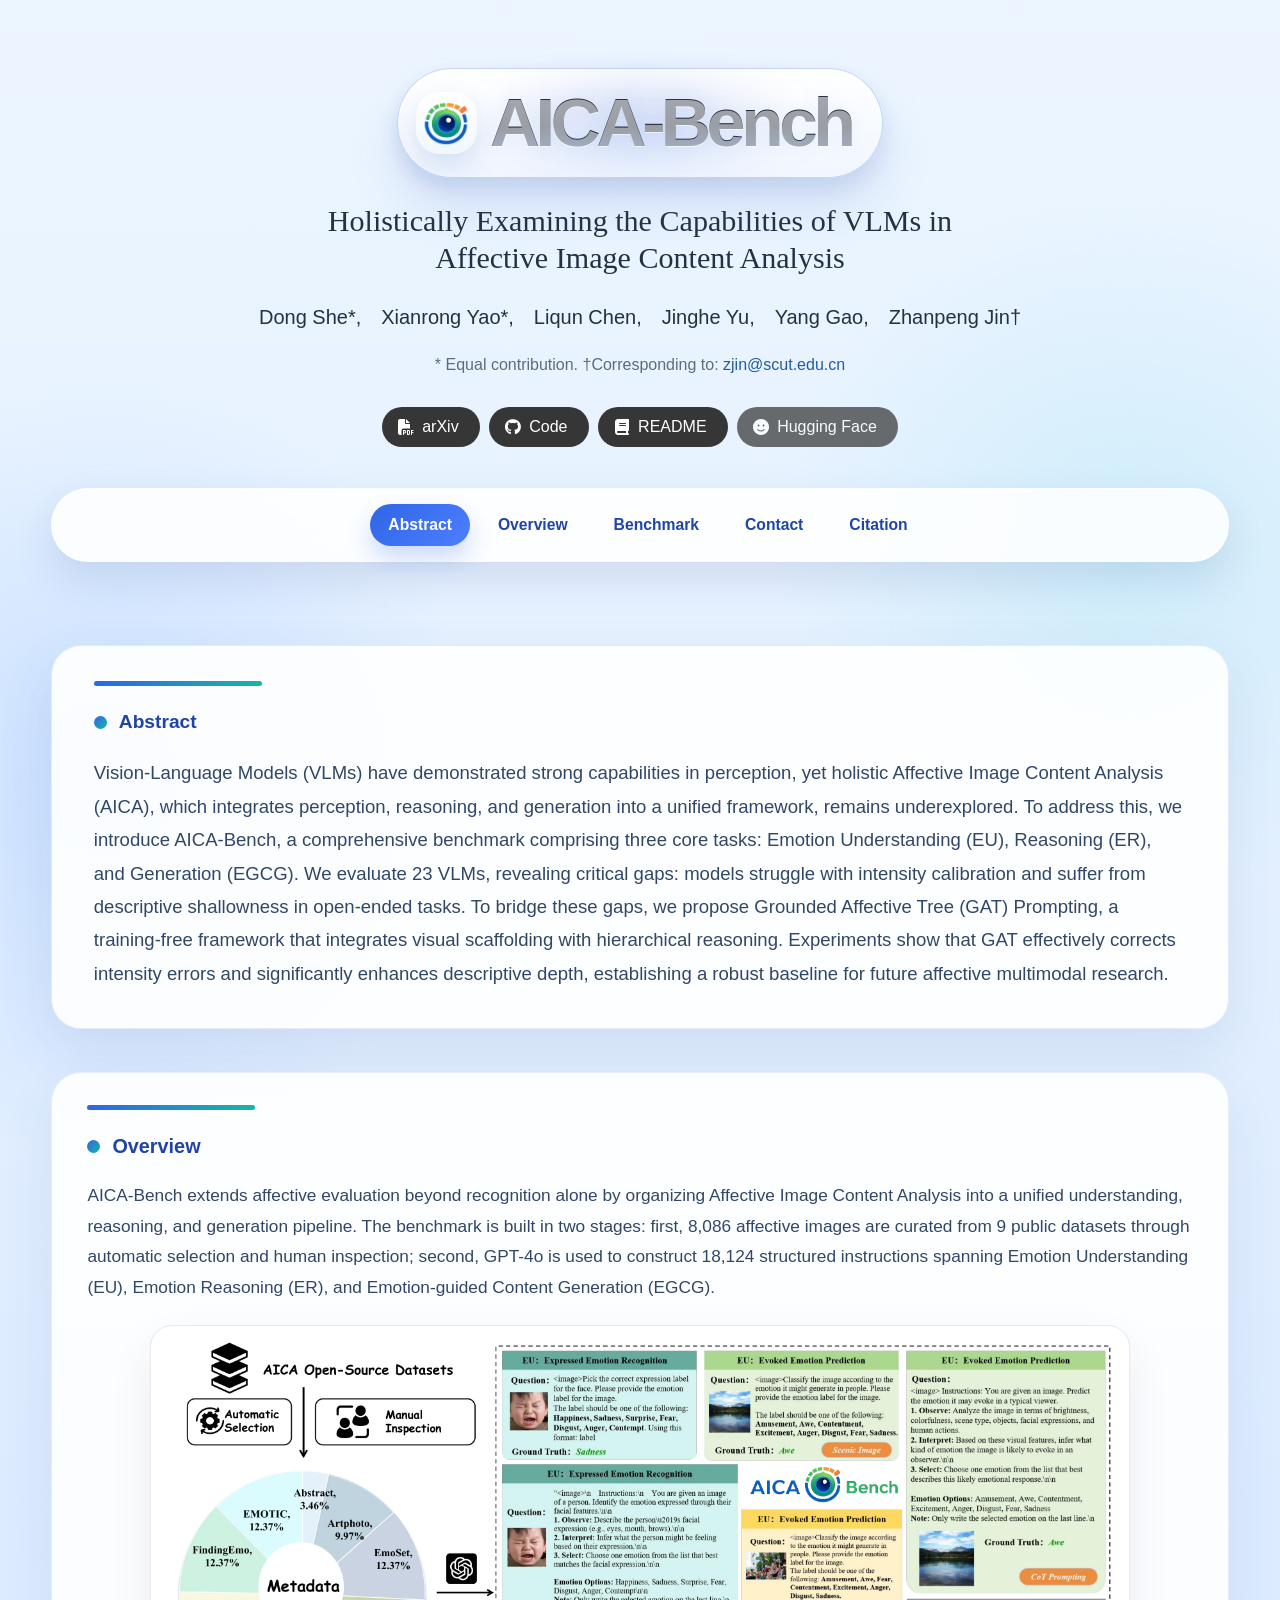
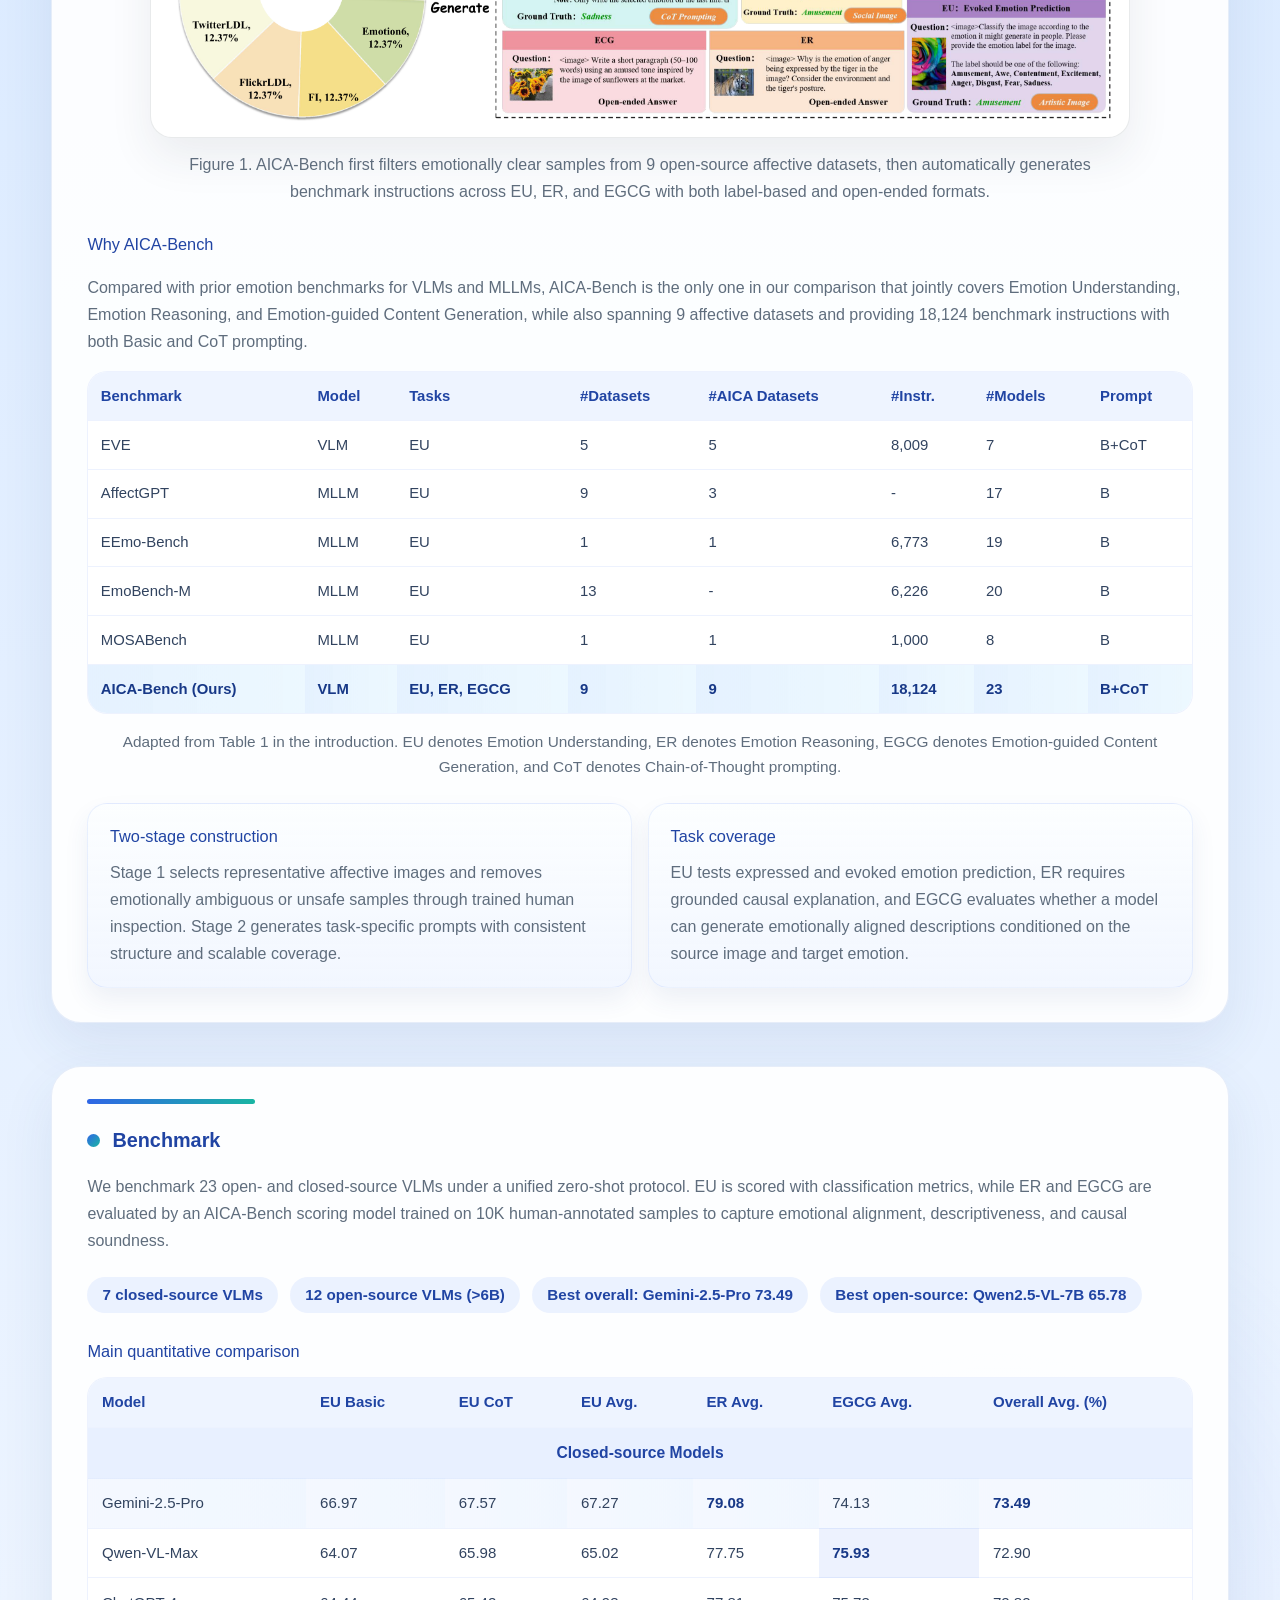
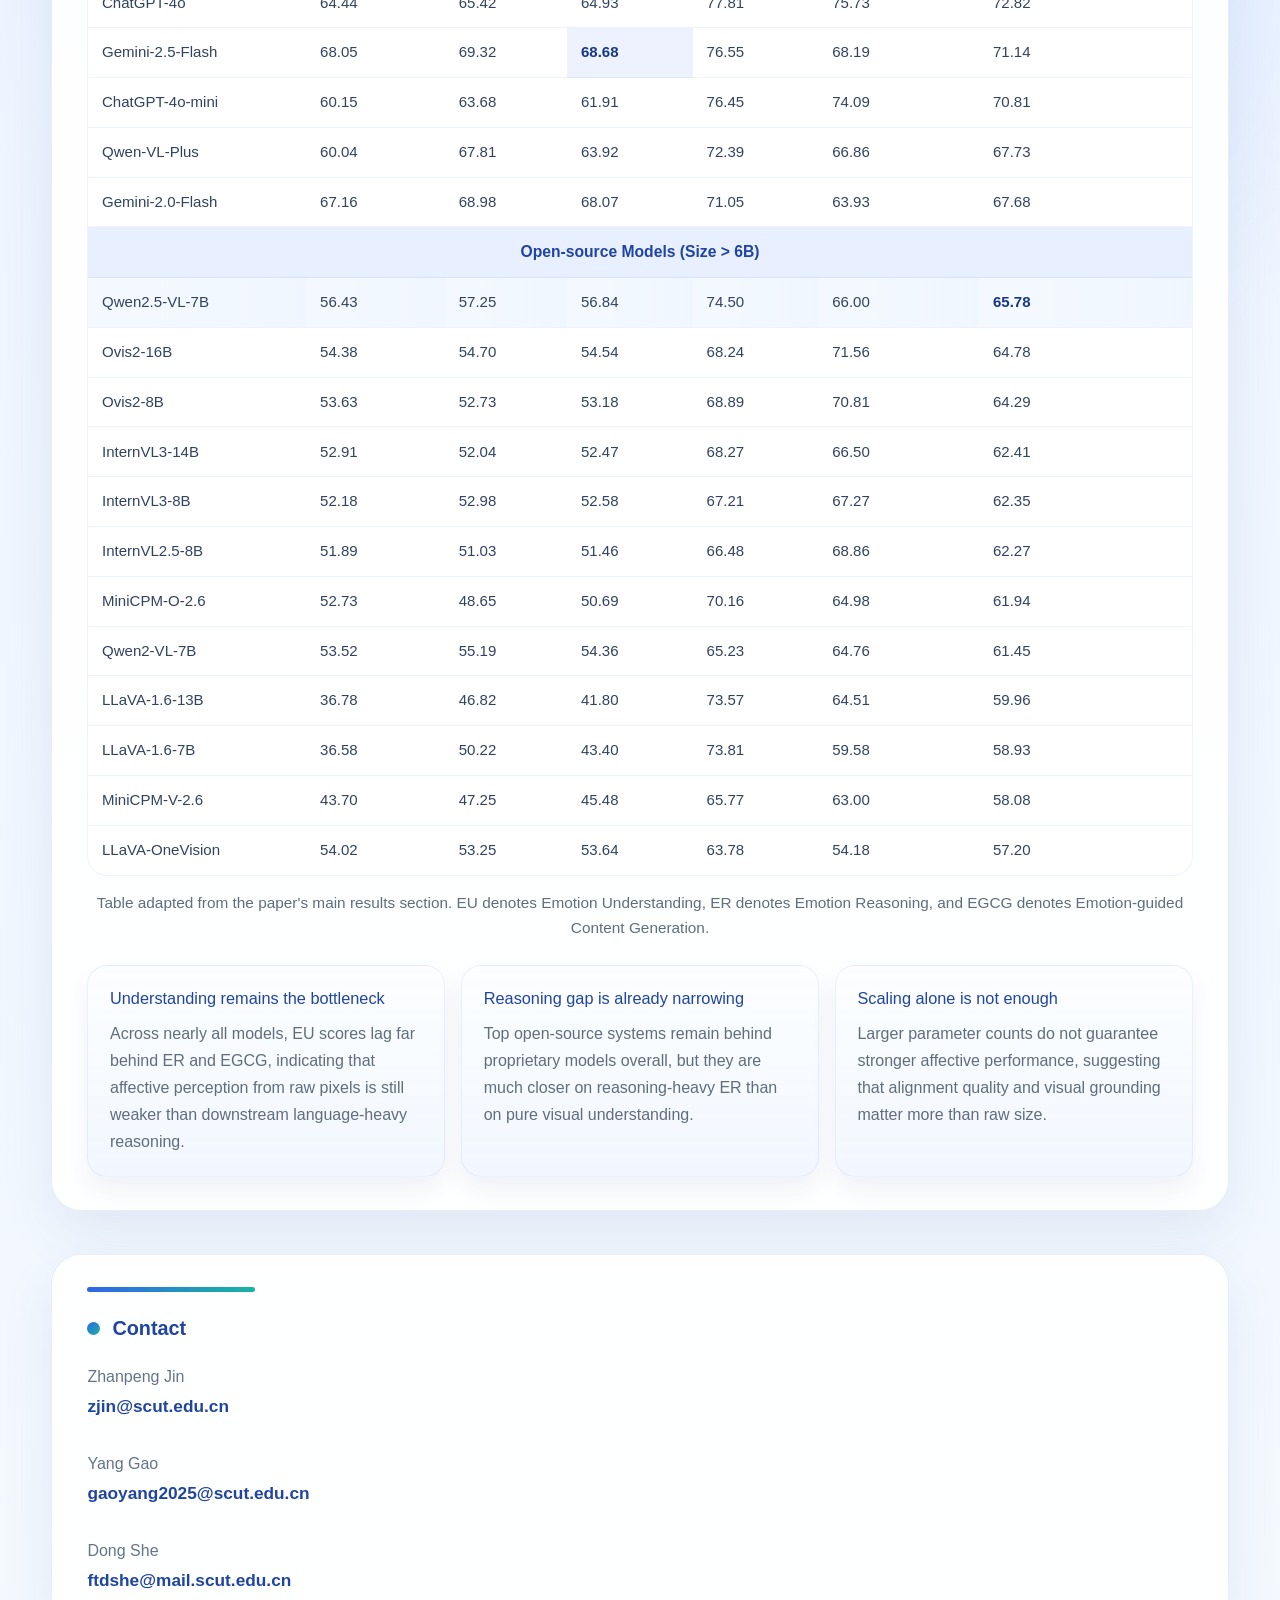
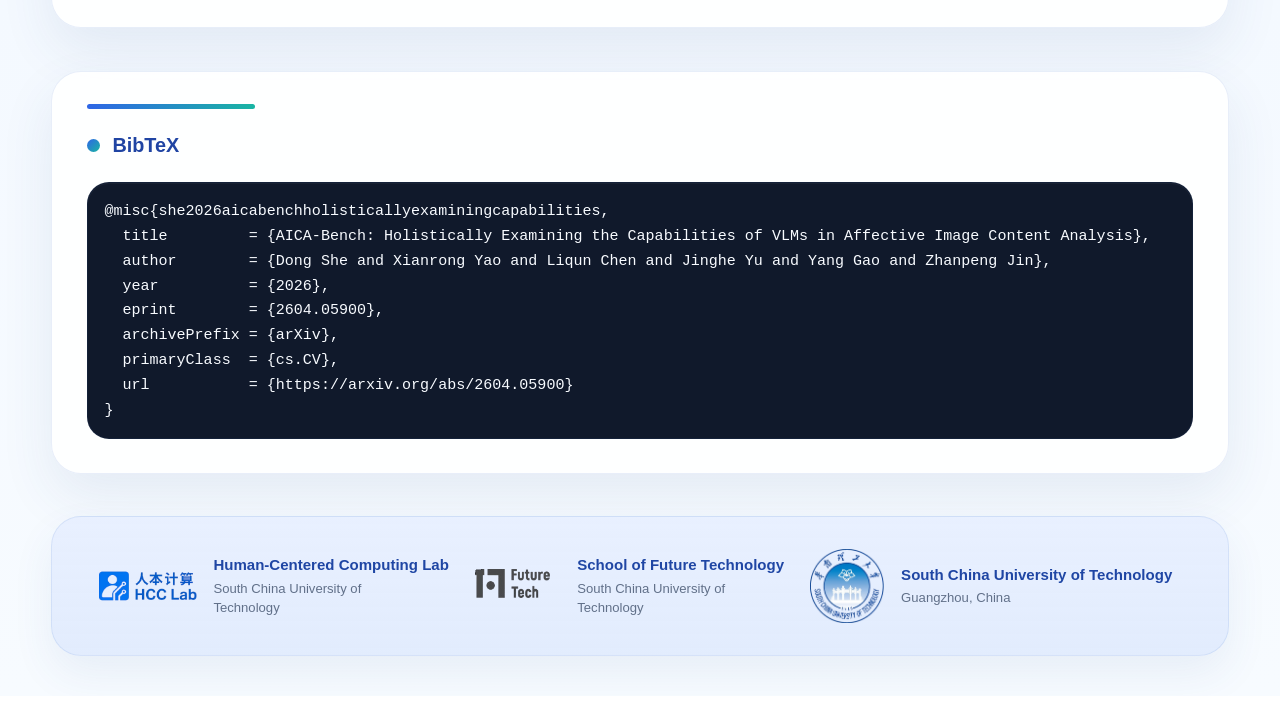
<file: docs/index.html>
﻿<!DOCTYPE html>
<html lang="en">
  <head>
    <title>AICA-Bench: Holistically Examining the Capabilities of VLMs in Affective Image Content Analysis</title>
    <meta charset="utf-8" />
    <meta
      name="description"
      content="Official project page for AICA-Bench, a holistic benchmark for affective image content analysis with vision-language models."
    />
    <meta
      name="keywords"
      content="AICA-Bench, affective image content analysis, vision-language model, emotion understanding, emotion reasoning, emotion-guided content generation"
    />
    <meta name="viewport" content="width=device-width, initial-scale=1" />
    <meta
      property="og:title"
      content="AICA-Bench: Holistically Examining the Capabilities of VLMs in Affective Image Content Analysis"
    />
    <meta
      property="og:description"
      content="A holistic benchmark spanning emotion understanding, emotion reasoning, and emotion-guided content generation."
    />
    <meta property="og:image" content="images/paper/figure1_tasks.png" />
    <meta property="og:type" content="website" />
    <link rel="icon" href="images/logo.png" />

    <link rel="stylesheet" href="static/css/bulma.min.css" />
    <link rel="stylesheet" href="static/css/fontawesome.all.min.css" />
    <link rel="stylesheet" href="static/css/index.css" />
  </head>
  <body>
    <section class="hero hero-paper">
      <div class="hero-body">
        <div class="container is-max-desktop">
          <div class="columns is-centered">
            <div class="column has-text-centered">
              <h1 class="title is-2 publication-title">
                <img src="images/logo.png" alt="AICA logo" class="title-logo" />
                <span class="aica-wordmark">AICA-Bench</span>
              </h1>

              <h2 class="publication-subtitle">
                <span>Holistically Examining the Capabilities of VLMs in</span>
                <span>Affective Image Content Analysis</span>
              </h2>

              <div class="is-size-5 publication-authors">
                <span class="author-block">Dong She*,</span>
                <span class="author-block">Xianrong Yao*,</span>
                <span class="author-block">Liqun Chen,</span>
                <span class="author-block">Jinghe Yu,</span>
                <span class="author-block">Yang Gao,</span>
                <span class="author-block">Zhanpeng Jin&dagger;</span>
              </div>

              <div class="publication-meta">
                <p>
                  * Equal contribution. &dagger;Corresponding to:
                  <a href="mailto:zjin@scut.edu.cn">zjin@scut.edu.cn</a>
                </p>
              </div>

              <div class="publication-links">
                <span class="link-block">
                  <a
                    href="https://arxiv.org/abs/2604.05900"
                    class="external-link button is-normal is-rounded is-dark"
                    target="_blank"
                    rel="noreferrer"
                  >
                    <span class="icon"><i class="fas fa-file-pdf"></i></span>
                    <span>arXiv</span>
                  </a>
                </span>
                <span class="link-block">
                  <a
                    href="https://github.com/SCUT-HAI/AICA-Bench"
                    class="external-link button is-normal is-rounded is-dark"
                    target="_blank"
                    rel="noreferrer"
                  >
                    <span class="icon"><i class="fab fa-github"></i></span>
                    <span>Code</span>
                  </a>
                </span>
                <span class="link-block">
                  <a
                    href="https://github.com/SCUT-HAI/AICA-Bench/blob/main/README.md"
                    class="external-link button is-normal is-rounded is-dark"
                    target="_blank"
                    rel="noreferrer"
                  >
                    <span class="icon"><i class="fas fa-book"></i></span>
                    <span>README</span>
                  </a>
                </span>
                <span class="link-block">
                  <span
                    class="external-link button is-normal is-rounded is-dark is-disabled"
                    aria-disabled="true"
                    title="Hugging Face link coming soon"
                  >
                    <span class="icon"><i class="fas fa-face-smile"></i></span>
                    <span>Hugging Face</span>
                  </span>
                </span>
              </div>

            </div>
          </div>
        </div>
      </div>
    </section>

    <div class="sticky-nav-wrap">
      <nav class="sticky-nav" aria-label="Primary section navigation">
        <div class="sticky-brand" aria-label="Sticky benchmark brand">
          <img src="images/logo.png" alt="AICA-Bench logo" />
          <p class="sticky-brand-name">AICA-Bench</p>
        </div>
        <a class="nav-link" href="#abstract">Abstract</a>
        <a class="nav-link" href="#overview">Overview</a>
        <a class="nav-link" href="#benchmark">Benchmark</a>
        <a class="nav-link" href="#contact">Contact</a>
        <a class="nav-link" href="#BibTeX">Citation</a>
      </nav>
    </div>

    <section class="section showcase-section" id="abstract">
      <div class="container showcase-shell">
        <div class="paper-abstract-card">
          <div class="paper-abstract-accent"></div>
          <h3 class="paper-abstract-title">
            <span class="paper-abstract-dot"></span>
            <span>Abstract</span>
          </h3>
          <p class="paper-abstract-text">
            Vision-Language Models (VLMs) have demonstrated strong capabilities
            in perception, yet holistic Affective Image Content Analysis
            (AICA), which integrates perception, reasoning, and generation into
            a unified framework, remains underexplored. To address this, we
            introduce AICA-Bench, a comprehensive benchmark comprising three
            core tasks: Emotion Understanding (EU), Reasoning (ER), and
            Generation (EGCG). We evaluate 23 VLMs, revealing critical gaps:
            models struggle with intensity calibration and suffer from
            descriptive shallowness in open-ended tasks. To bridge these gaps,
            we propose Grounded Affective Tree (GAT) Prompting, a training-free
            framework that integrates visual scaffolding with hierarchical
            reasoning. Experiments show that GAT effectively corrects intensity
            errors and significantly enhances descriptive depth, establishing a
            robust baseline for future affective multimodal research.
          </p>
        </div>
      </div>
    </section>

    <section class="section showcase-section" id="overview">
      <div class="container showcase-shell">
        <article class="content-card">
          <div class="section-card-accent"></div>
          <h2 class="section-card-title">
            <span class="section-card-dot"></span>
            <span>Overview</span>
          </h2>
          <p class="section-card-text">
            AICA-Bench extends affective evaluation beyond recognition alone by
            organizing Affective Image Content Analysis into a unified
            understanding, reasoning, and generation pipeline. The benchmark is
            built in two stages: first, 8,086 affective images are curated from
            9 public datasets through automatic selection and human inspection;
            second, GPT-4o is used to construct 18,124 structured instructions
            spanning Emotion Understanding (EU), Emotion Reasoning (ER), and
            Emotion-guided Content Generation (EGCG).
          </p>

          <div class="figure-frame figure-frame-card">
            <img
              src="images/paper/aica_bench_overview.png"
              alt="Overview of AICA-Bench instruction curation and task construction"
              class="paper-figure"
            />
          </div>
          <p class="paper-caption paper-caption-wide">
            Figure 1. AICA-Bench first filters emotionally clear samples from 9
            open-source affective datasets, then automatically generates
            benchmark instructions across EU, ER, and EGCG with both label-based
            and open-ended formats.
          </p>

          <div class="benchmark-block overview-positioning-block">
            <h3>Why AICA-Bench</h3>
            <p class="benchmark-note">
              Compared with prior emotion benchmarks for VLMs and MLLMs,
              AICA-Bench is the only one in our comparison that jointly covers
              Emotion Understanding, Emotion Reasoning, and Emotion-guided
              Content Generation, while also spanning 9 affective datasets and
              providing 18,124 benchmark instructions with both Basic and CoT
              prompting.
            </p>
            <div class="comparison-table-wrap">
              <table class="comparison-table" aria-label="Comparison of recent emotion benchmarks">
                <thead>
                  <tr>
                    <th>Benchmark</th>
                    <th>Model</th>
                    <th>Tasks</th>
                    <th>#Datasets</th>
                    <th>#AICA Datasets</th>
                    <th>#Instr.</th>
                    <th>#Models</th>
                    <th>Prompt</th>
                  </tr>
                </thead>
                <tbody>
                  <tr>
                    <td>EVE</td>
                    <td>VLM</td>
                    <td>EU</td>
                    <td>5</td>
                    <td>5</td>
                    <td>8,009</td>
                    <td>7</td>
                    <td>B+CoT</td>
                  </tr>
                  <tr>
                    <td>AffectGPT</td>
                    <td>MLLM</td>
                    <td>EU</td>
                    <td>9</td>
                    <td>3</td>
                    <td>-</td>
                    <td>17</td>
                    <td>B</td>
                  </tr>
                  <tr>
                    <td>EEmo-Bench</td>
                    <td>MLLM</td>
                    <td>EU</td>
                    <td>1</td>
                    <td>1</td>
                    <td>6,773</td>
                    <td>19</td>
                    <td>B</td>
                  </tr>
                  <tr>
                    <td>EmoBench-M</td>
                    <td>MLLM</td>
                    <td>EU</td>
                    <td>13</td>
                    <td>-</td>
                    <td>6,226</td>
                    <td>20</td>
                    <td>B</td>
                  </tr>
                  <tr>
                    <td>MOSABench</td>
                    <td>MLLM</td>
                    <td>EU</td>
                    <td>1</td>
                    <td>1</td>
                    <td>1,000</td>
                    <td>8</td>
                    <td>B</td>
                  </tr>
                  <tr class="focus-row">
                    <td>AICA-Bench (Ours)</td>
                    <td>VLM</td>
                    <td>EU, ER, EGCG</td>
                    <td>9</td>
                    <td>9</td>
                    <td>18,124</td>
                    <td>23</td>
                    <td>B+CoT</td>
                  </tr>
                </tbody>
              </table>
            </div>
            <p class="benchmark-caption">
              Adapted from Table 1 in the introduction. EU denotes Emotion
              Understanding, ER denotes Emotion Reasoning, EGCG denotes
              Emotion-guided Content Generation, and CoT denotes
              Chain-of-Thought prompting.
            </p>
          </div>

          <div class="overview-note-grid">
            <article class="note-card">
              <h3>Two-stage construction</h3>
              <p>
                Stage 1 selects representative affective images and removes
                emotionally ambiguous or unsafe samples through trained human
                inspection. Stage 2 generates task-specific prompts with
                consistent structure and scalable coverage.
              </p>
            </article>
            <article class="note-card">
              <h3>Task coverage</h3>
              <p>
                EU tests expressed and evoked emotion prediction, ER requires
                grounded causal explanation, and EGCG evaluates whether a model
                can generate emotionally aligned descriptions conditioned on the
                source image and target emotion.
              </p>
            </article>
          </div>
        </article>
      </div>
    </section>

    <section class="section showcase-section" id="benchmark">
      <div class="container showcase-shell">
        <article class="content-card">
          <div class="section-card-accent"></div>
          <h2 class="section-card-title">
            <span class="section-card-dot"></span>
            <span>Benchmark</span>
          </h2>
          <p class="benchmark-note">
            We benchmark 23 open- and closed-source VLMs under a unified
            zero-shot protocol. EU is scored with classification metrics, while
            ER and EGCG are evaluated by an AICA-Bench scoring model trained on
            10K human-annotated samples to capture emotional alignment,
            descriptiveness, and causal soundness.
          </p>
          <div class="benchmark-chip-row" aria-label="Benchmark summary">
            <span class="benchmark-chip">7 closed-source VLMs</span>
            <span class="benchmark-chip">12 open-source VLMs (&gt;6B)</span>
            <span class="benchmark-chip">Best overall: Gemini-2.5-Pro 73.49</span>
            <span class="benchmark-chip">Best open-source: Qwen2.5-VL-7B 65.78</span>
          </div>

          <div class="benchmark-block">
            <h3>Main quantitative comparison</h3>
            <div class="benchmark-table-wrap">
              <table class="benchmark-table" aria-label="Main benchmark results on AICA-Bench">
                <thead>
                  <tr>
                    <th>Model</th>
                    <th>EU Basic</th>
                    <th>EU CoT</th>
                    <th>EU Avg.</th>
                    <th>ER Avg.</th>
                    <th>EGCG Avg.</th>
                    <th>Overall Avg. (%)</th>
                  </tr>
                </thead>
                <tbody>
                  <tr class="group-head">
                    <th colspan="7">Closed-source Models</th>
                  </tr>
                  <tr class="focus-row">
                    <td>Gemini-2.5-Pro</td>
                    <td>66.97</td>
                    <td>67.57</td>
                    <td>67.27</td>
                    <td class="best-cell">79.08</td>
                    <td>74.13</td>
                    <td class="best-cell">73.49</td>
                  </tr>
                  <tr>
                    <td>Qwen-VL-Max</td>
                    <td>64.07</td>
                    <td>65.98</td>
                    <td>65.02</td>
                    <td>77.75</td>
                    <td class="best-cell">75.93</td>
                    <td>72.90</td>
                  </tr>
                  <tr>
                    <td>ChatGPT-4o</td>
                    <td>64.44</td>
                    <td>65.42</td>
                    <td>64.93</td>
                    <td>77.81</td>
                    <td>75.73</td>
                    <td>72.82</td>
                  </tr>
                  <tr>
                    <td>Gemini-2.5-Flash</td>
                    <td>68.05</td>
                    <td>69.32</td>
                    <td class="best-cell">68.68</td>
                    <td>76.55</td>
                    <td>68.19</td>
                    <td>71.14</td>
                  </tr>
                  <tr>
                    <td>ChatGPT-4o-mini</td>
                    <td>60.15</td>
                    <td>63.68</td>
                    <td>61.91</td>
                    <td>76.45</td>
                    <td>74.09</td>
                    <td>70.81</td>
                  </tr>
                  <tr>
                    <td>Qwen-VL-Plus</td>
                    <td>60.04</td>
                    <td>67.81</td>
                    <td>63.92</td>
                    <td>72.39</td>
                    <td>66.86</td>
                    <td>67.73</td>
                  </tr>
                  <tr>
                    <td>Gemini-2.0-Flash</td>
                    <td>67.16</td>
                    <td>68.98</td>
                    <td>68.07</td>
                    <td>71.05</td>
                    <td>63.93</td>
                    <td>67.68</td>
                  </tr>
                  <tr class="group-head">
                    <th colspan="7">Open-source Models (Size &gt; 6B)</th>
                  </tr>
                  <tr class="focus-row">
                    <td>Qwen2.5-VL-7B</td>
                    <td>56.43</td>
                    <td>57.25</td>
                    <td>56.84</td>
                    <td>74.50</td>
                    <td>66.00</td>
                    <td class="best-cell">65.78</td>
                  </tr>
                  <tr>
                    <td>Ovis2-16B</td>
                    <td>54.38</td>
                    <td>54.70</td>
                    <td>54.54</td>
                    <td>68.24</td>
                    <td>71.56</td>
                    <td>64.78</td>
                  </tr>
                  <tr>
                    <td>Ovis2-8B</td>
                    <td>53.63</td>
                    <td>52.73</td>
                    <td>53.18</td>
                    <td>68.89</td>
                    <td>70.81</td>
                    <td>64.29</td>
                  </tr>
                  <tr>
                    <td>InternVL3-14B</td>
                    <td>52.91</td>
                    <td>52.04</td>
                    <td>52.47</td>
                    <td>68.27</td>
                    <td>66.50</td>
                    <td>62.41</td>
                  </tr>
                  <tr>
                    <td>InternVL3-8B</td>
                    <td>52.18</td>
                    <td>52.98</td>
                    <td>52.58</td>
                    <td>67.21</td>
                    <td>67.27</td>
                    <td>62.35</td>
                  </tr>
                  <tr>
                    <td>InternVL2.5-8B</td>
                    <td>51.89</td>
                    <td>51.03</td>
                    <td>51.46</td>
                    <td>66.48</td>
                    <td>68.86</td>
                    <td>62.27</td>
                  </tr>
                  <tr>
                    <td>MiniCPM-O-2.6</td>
                    <td>52.73</td>
                    <td>48.65</td>
                    <td>50.69</td>
                    <td>70.16</td>
                    <td>64.98</td>
                    <td>61.94</td>
                  </tr>
                  <tr>
                    <td>Qwen2-VL-7B</td>
                    <td>53.52</td>
                    <td>55.19</td>
                    <td>54.36</td>
                    <td>65.23</td>
                    <td>64.76</td>
                    <td>61.45</td>
                  </tr>
                  <tr>
                    <td>LLaVA-1.6-13B</td>
                    <td>36.78</td>
                    <td>46.82</td>
                    <td>41.80</td>
                    <td>73.57</td>
                    <td>64.51</td>
                    <td>59.96</td>
                  </tr>
                  <tr>
                    <td>LLaVA-1.6-7B</td>
                    <td>36.58</td>
                    <td>50.22</td>
                    <td>43.40</td>
                    <td>73.81</td>
                    <td>59.58</td>
                    <td>58.93</td>
                  </tr>
                  <tr>
                    <td>MiniCPM-V-2.6</td>
                    <td>43.70</td>
                    <td>47.25</td>
                    <td>45.48</td>
                    <td>65.77</td>
                    <td>63.00</td>
                    <td>58.08</td>
                  </tr>
                  <tr>
                    <td>LLaVA-OneVision</td>
                    <td>54.02</td>
                    <td>53.25</td>
                    <td>53.64</td>
                    <td>63.78</td>
                    <td>54.18</td>
                    <td>57.20</td>
                  </tr>
                </tbody>
              </table>
            </div>
            <p class="benchmark-caption">
              Table adapted from the paper's main results section. EU denotes
              Emotion Understanding, ER denotes Emotion Reasoning, and EGCG
              denotes Emotion-guided Content Generation.
            </p>
          </div>

          <div class="benchmark-support-grid benchmark-support-grid-wide">
            <article class="note-card">
              <h3>Understanding remains the bottleneck</h3>
              <p>
                Across nearly all models, EU scores lag far behind ER and EGCG,
                indicating that affective perception from raw pixels is still
                weaker than downstream language-heavy reasoning.
              </p>
            </article>
            <article class="note-card">
              <h3>Reasoning gap is already narrowing</h3>
              <p>
                Top open-source systems remain behind proprietary models
                overall, but they are much closer on reasoning-heavy ER than on
                pure visual understanding.
              </p>
            </article>
            <article class="note-card">
              <h3>Scaling alone is not enough</h3>
              <p>
                Larger parameter counts do not guarantee stronger affective
                performance, suggesting that alignment quality and visual
                grounding matter more than raw size.
              </p>
            </article>
          </div>
        </article>
      </div>
    </section>

    <section class="section showcase-section" id="contact">
      <div class="container showcase-shell">
        <article class="content-card contact-card">
          <div class="section-card-accent"></div>
          <h2 class="section-card-title">
            <span class="section-card-dot"></span>
            <span>Contact</span>
          </h2>

          <div class="contact-list">
            <div class="contact-entry">
              <p class="contact-name">Zhanpeng Jin</p>
              <p class="contact-email">
                <a href="mailto:zjin@scut.edu.cn">zjin@scut.edu.cn</a>
              </p>
            </div>
            <div class="contact-entry">
              <p class="contact-name">Yang Gao</p>
              <p class="contact-email">
                <a href="mailto:gaoyang2025@scut.edu.cn">gaoyang2025@scut.edu.cn</a>
              </p>
            </div>
            <div class="contact-entry">
              <p class="contact-name">Dong She</p>
              <p class="contact-email">
                <a href="mailto:ftdshe@mail.scut.edu.cn">ftdshe@mail.scut.edu.cn</a>
              </p>
            </div>
          </div>
        </article>
      </div>
    </section>

    <section class="section showcase-section" id="BibTeX">
      <div class="container showcase-shell">
        <article class="content-card bibtex-card">
          <div class="section-card-accent"></div>
          <h2 class="section-card-title">
            <span class="section-card-dot"></span>
            <span>BibTeX</span>
          </h2>
          <pre><code>@misc{she2026aicabenchholisticallyexaminingcapabilities,
  title         = {AICA-Bench: Holistically Examining the Capabilities of VLMs in Affective Image Content Analysis},
  author        = {Dong She and Xianrong Yao and Liqun Chen and Jinghe Yu and Yang Gao and Zhanpeng Jin},
  year          = {2026},
  eprint        = {2604.05900},
  archivePrefix = {arXiv},
  primaryClass  = {cs.CV},
  url           = {https://arxiv.org/abs/2604.05900}
}</code></pre>
        </article>
      </div>
    </section>

    <footer class="footer institution-footer">
      <div class="container institution-shell">
        <div class="institution-band">
          <div class="institution-item">
            <a
              class="institution-logo institution-logo-wide"
              href="https://scuthcc.top/"
              target="_blank"
              rel="noreferrer"
              aria-label="Human-Centered Computing Lab"
            >
              <img
                src="static/logo/hcclogo-rec-300x100.webp"
                alt="Human-Centered Computing Lab logo"
              />
            </a>
            <div class="institution-copy">
              <p class="institution-title">
                <a href="https://scuthcc.top/" target="_blank" rel="noreferrer">
                  Human-Centered Computing Lab
                </a>
              </p>
              <p class="institution-subtitle">South China University of Technology</p>
            </div>
          </div>
          <div class="institution-item">
            <a
              class="institution-logo institution-logo-academy"
              href="https://www2.scut.edu.cn/ft/"
              target="_blank"
              rel="noreferrer"
              aria-label="School of Future Technology"
            >
              <img
                src="static/logo/FT-removebg-preview.png"
                alt="School of Future Technology logo"
              />
            </a>
            <div class="institution-copy">
              <p class="institution-title">
                <a href="https://www2.scut.edu.cn/ft/" target="_blank" rel="noreferrer">
                  School of Future Technology
                </a>
              </p>
              <p class="institution-subtitle">South China University of Technology</p>
            </div>
          </div>
          <div class="institution-item">
            <a
              class="institution-logo"
              href="https://www.scut.edu.cn/new/"
              target="_blank"
              rel="noreferrer"
              aria-label="South China University of Technology"
            >
              <img
                src="static/logo/SCUT.png"
                alt="South China University of Technology logo"
              />
            </a>
            <div class="institution-copy">
              <p class="institution-title">
                <a href="https://www.scut.edu.cn/new/" target="_blank" rel="noreferrer">
                  South China University of Technology
                </a>
              </p>
              <p class="institution-subtitle">Guangzhou, China</p>
            </div>
          </div>
        </div>
      </div>
    </footer>

    <script>
      document.addEventListener("DOMContentLoaded", function () {
        const stickyNavWrap = document.querySelector(".sticky-nav-wrap");
        const navLinks = Array.from(document.querySelectorAll(".sticky-nav .nav-link"));
        const trackedSections = navLinks
          .map(function (link) {
            const id = link.getAttribute("href");
            if (!id || !id.startsWith("#")) return null;
            const section = document.querySelector(id);
            return section ? { link: link, section: section } : null;
          })
          .filter(Boolean);

        function updateStickyBrand() {
          if (!stickyNavWrap) return;
          stickyNavWrap.classList.toggle("is-compact", window.scrollY > 220);
        }

        function updateActiveNav() {
          if (!trackedSections.length) return;

          const triggerY = window.scrollY + 180;
          const firstSectionTop = trackedSections[0].section.offsetTop - 140;

          navLinks.forEach(function (link) {
            link.classList.remove("is-active");
          });

          if (window.scrollY < firstSectionTop) {
            trackedSections[0].link.classList.add("is-active");
            return;
          }

          let activeItem = trackedSections[0];

          trackedSections.forEach(function (item) {
            if (triggerY >= item.section.offsetTop) {
              activeItem = item;
            }
          });

          activeItem.link.classList.add("is-active");
        }

        navLinks.forEach(function (link) {
          link.addEventListener("click", function () {
            navLinks.forEach(function (item) {
              item.classList.remove("is-active");
            });
            link.classList.add("is-active");
          });
        });

        document.querySelectorAll('a[href^="#"]').forEach(function (anchor) {
          anchor.addEventListener("click", function (e) {
            const target = document.querySelector(this.getAttribute("href"));
            if (target) {
              e.preventDefault();
              target.scrollIntoView({ behavior: "smooth", block: "start" });
            }
          });
        });

        updateStickyBrand();
        updateActiveNav();

        window.addEventListener(
          "scroll",
          function () {
            updateStickyBrand();
            updateActiveNav();
          },
          { passive: true }
        );
      });
    </script>
  </body>
</html>
</file>
<file: docs/static/css/index.css>
body {
  font-family: "Segoe UI", "PingFang SC", "Hiragino Sans GB", "Microsoft YaHei", "Noto Sans CJK SC", sans-serif;
  color: #243140;
  background:
    radial-gradient(circle at 8% 14%, rgba(114, 171, 255, 0.24), transparent 24rem),
    radial-gradient(circle at 88% 10%, rgba(97, 214, 230, 0.18), transparent 22rem),
    radial-gradient(circle at 78% 58%, rgba(117, 155, 255, 0.12), transparent 26rem),
    linear-gradient(180deg, #edf6ff 0%, #dcebff 28%, #eef5ff 62%, #f7fbff 100%);
}

:root {
  --page-card-width: min(92vw, 1260px);
  --media-card-width: min(84vw, 980px);
}

a {
  color: #215ca0;
}

.publication-title,
.publication-authors,
.paper-abstract-card h3,
.info-card h3,
.task-card h3,
.highlight-card h3,
.finding-card h3,
.section-heading h2 {
  font-family: "Trebuchet MS", "Segoe UI", "PingFang SC", "Microsoft YaHei", sans-serif;
}

.hero-paper .hero-body {
  padding-top: 4.25rem;
  padding-bottom: 2.5rem;
}

.title-logo {
  width: clamp(2.8rem, 4.8vw, 4rem);
  height: clamp(2.8rem, 4.8vw, 4rem);
  padding: 0.34rem;
  border-radius: 24px;
  background: linear-gradient(180deg, rgba(255, 255, 255, 0.98), rgba(240, 246, 255, 0.94));
  box-shadow:
    0 12px 28px rgba(61, 103, 188, 0.18),
    inset 0 1px 0 rgba(255, 255, 255, 0.92);
  object-fit: contain;
  vertical-align: middle;
}

.publication-title {
  position: relative;
  margin-bottom: 0.7rem !important;
  display: inline-flex;
  align-items: center;
  justify-content: center;
  gap: 0.18em;
  padding: 0.28em 0.44em 0.28em 0.26em;
  border: 1px solid rgba(186, 207, 245, 0.82);
  border-radius: 999px;
  background:
    linear-gradient(180deg, rgba(255, 255, 255, 0.97), rgba(241, 246, 255, 0.92));
  box-shadow:
    0 28px 52px rgba(71, 108, 185, 0.16),
    0 10px 22px rgba(31, 71, 153, 0.1),
    inset 0 1px 0 rgba(255, 255, 255, 0.92);
  backdrop-filter: blur(14px);
  font-size: clamp(2.7rem, 5.4vw, 5rem) !important;
  line-height: 1;
  letter-spacing: -0.06em;
  overflow: visible;
}

.publication-title::before {
  content: "";
  position: absolute;
  inset: 14% 8%;
  z-index: -1;
  border-radius: inherit;
  background: radial-gradient(circle, rgba(94, 132, 225, 0.28) 0%, rgba(94, 132, 225, 0) 72%);
  filter: blur(20px);
  opacity: 1;
}

.aica-wordmark {
  vertical-align: middle;
  font-weight: 700;
  font-family: "Trebuchet MS", "Segoe UI", "PingFang SC", "Microsoft YaHei", sans-serif;
  font-variant: normal;
  text-transform: none;
  background: linear-gradient(180deg, #2f3849 0%, #161b24 56%, #304f86 100%);
  -webkit-background-clip: text;
  background-clip: text;
  color: transparent;
  text-shadow:
    0 1px 0 rgba(255, 255, 255, 0.56),
    0 0 18px rgba(120, 154, 233, 0.12);
}

.publication-subtitle {
  max-width: 52ch;
  margin: 0.9rem auto 0;
  font-family: Georgia, "Times New Roman", "Songti SC", serif;
  font-size: clamp(1.25rem, 2.35vw, 2rem);
  line-height: 1.22;
  color: #243140;
  text-align: center;
}

.publication-subtitle span {
  display: block;
}

.publication-authors {
  margin-top: 1.4rem;
  font-size: 1.08rem;
}

.author-block {
  display: inline-block;
  margin: 0.2rem 0.45rem;
}

.publication-meta {
  margin-top: 0.95rem;
  color: #5d6c7c;
  line-height: 1.7;
}

.publication-meta p {
  margin: 0.15rem 0;
}

.publication-links {
  display: flex;
  flex-wrap: wrap;
  justify-content: center;
  margin-top: 1.5rem;
}

.link-block {
  margin: 0.3rem;
}

.publication-links .button.is-disabled {
  opacity: 0.72;
  cursor: default;
  pointer-events: none;
}

.paper-abstract-card {
  position: relative;
  max-width: var(--page-card-width);
  margin: 2.1rem auto 0;
  padding: 2.2rem 2.6rem 2.35rem;
  border: 1px solid rgba(113, 148, 214, 0.18);
  border-radius: 30px;
  background: rgba(255, 255, 255, 0.9);
  text-align: left;
  box-shadow: 0 22px 54px rgba(42, 74, 138, 0.1);
}

.paper-abstract-accent {
  width: 168px;
  height: 5px;
  margin-bottom: 1.4rem;
  border-radius: 999px;
  background: linear-gradient(90deg, #2f66e6 0%, #19b5a3 100%);
}

.paper-abstract-title {
  display: inline-flex;
  align-items: center;
  gap: 0.75rem;
  margin: 0 0 1.2rem;
  color: #2044a3;
  font-family: "Trebuchet MS", "Segoe UI", "PingFang SC", "Microsoft YaHei", sans-serif;
  font-size: 1.2rem;
  font-weight: 700;
}

.paper-abstract-dot {
  width: 13px;
  height: 13px;
  border-radius: 999px;
  background: linear-gradient(135deg, #2f66e6 0%, #19b5a3 100%);
  flex: 0 0 auto;
}

.paper-abstract-text {
  margin: 0;
  color: #314766;
  font-size: 1.16rem;
  line-height: 1.8;
}

.showcase-section {
  padding-top: 1.35rem;
  padding-bottom: 1.35rem;
}

#abstract,
#overview,
#benchmark,
#contact,
#BibTeX {
  scroll-margin-top: 112px;
}

.sticky-nav-wrap {
  position: sticky;
  top: 12px;
  z-index: 20;
  width: var(--page-card-width);
  max-width: 1180px;
  margin: -0.25rem auto 1.7rem;
  padding: 0;
}

.sticky-brand {
  display: flex;
  align-items: center;
  gap: 10px;
  flex: 0 0 auto;
  padding: 0 4px 0 2px;
  width: 0;
  min-width: 0;
  overflow: hidden;
  border-radius: 999px;
  opacity: 0;
  transform: translateY(-8px);
  pointer-events: none;
  transition:
    width 180ms ease,
    opacity 180ms ease,
    transform 180ms ease,
    margin-right 180ms ease;
}

.sticky-brand img {
  width: 26px;
  height: 26px;
  object-fit: contain;
  border-radius: 8px;
  background: rgba(255, 255, 255, 0.98);
  padding: 2px;
}

.sticky-brand-name {
  margin: 0;
  font-family: "Trebuchet MS", "Segoe UI", "PingFang SC", "Microsoft YaHei", sans-serif;
  font-size: 1.02rem;
  font-weight: 700;
  letter-spacing: -0.02em;
  color: #1d54ea;
}

.sticky-nav-wrap.is-compact .sticky-brand {
  width: 168px;
  opacity: 1;
  transform: translateY(0);
  pointer-events: auto;
  margin-right: 6px;
}

.sticky-nav {
  display: flex;
  flex-wrap: wrap;
  align-items: center;
  gap: 10px;
  justify-content: center;
  padding: 12px;
  border-radius: 999px;
  background: rgba(255, 255, 255, 0.88);
  border: 1px solid rgba(255, 255, 255, 0.72);
  box-shadow: 0 18px 40px rgba(33, 56, 121, 0.12);
  backdrop-filter: blur(16px);
}

.sticky-nav-wrap.is-compact .sticky-nav {
  justify-content: flex-start;
}

.nav-link {
  display: inline-flex;
  align-items: center;
  justify-content: center;
  min-height: 42px;
  padding: 0 18px;
  border-radius: 999px;
  font-family: "Trebuchet MS", "Segoe UI", "PingFang SC", "Microsoft YaHei", sans-serif;
  font-size: 0.98rem;
  font-weight: 600;
  color: #1f46a4;
  text-decoration: none;
  transition:
    background 180ms ease,
    color 180ms ease,
    box-shadow 180ms ease,
    transform 180ms ease;
}

.sticky-nav-wrap.is-compact .nav-link {
  min-height: 46px;
  padding: 0 20px;
  font-size: 1.02rem;
}

.sticky-nav-wrap.is-compact .sticky-brand-name {
  font-size: 1.08rem;
}

.sticky-nav-wrap.is-compact .sticky-brand img {
  width: 28px;
  height: 28px;
}

.nav-link:hover {
  background: rgba(36, 87, 239, 0.08);
}

.nav-link.is-active {
  color: #ffffff;
  background: linear-gradient(135deg, #2f66e6, #4d7fff);
  box-shadow: 0 12px 24px rgba(36, 87, 239, 0.22);
}

.showcase-shell {
  width: var(--page-card-width);
  max-width: 1180px !important;
}

.content-card {
  position: relative;
  padding: 2rem 2.2rem 2.1rem;
  border-radius: 30px;
  background: rgba(255, 255, 255, 0.9);
  border: 1px solid rgba(113, 148, 214, 0.16);
  box-shadow: 0 22px 54px rgba(42, 74, 138, 0.09);
}

.section-card-accent {
  width: 168px;
  height: 5px;
  margin-bottom: 1.35rem;
  border-radius: 999px;
  background: linear-gradient(90deg, #2f66e6 0%, #19b5a3 100%);
}

.section-card-title {
  display: inline-flex;
  align-items: center;
  gap: 0.75rem;
  margin: 0;
  color: #2044a3;
  font-family: "Trebuchet MS", "Segoe UI", "PingFang SC", "Microsoft YaHei", sans-serif;
  font-size: 1.24rem;
  font-weight: 700;
}

.section-card-dot {
  width: 13px;
  height: 13px;
  border-radius: 999px;
  background: linear-gradient(135deg, #2f66e6 0%, #19b5a3 100%);
  flex: 0 0 auto;
}

.section-card-text {
  margin: 1.15rem 0 0;
  color: #314766;
  font-size: 1.08rem;
  line-height: 1.78;
}

.figure-frame-card {
  max-width: var(--media-card-width);
  margin: 1.4rem auto 0;
  border-radius: 22px;
  overflow: hidden;
}

.paper-caption-wide {
  max-width: var(--media-card-width);
  margin-left: auto;
  margin-right: auto;
}

.overview-note-grid,
.benchmark-highlight-grid,
.benchmark-support-grid {
  display: grid;
  gap: 1rem;
  margin-top: 1.5rem;
}

.overview-note-grid,
.benchmark-support-grid {
  grid-template-columns: repeat(2, minmax(0, 1fr));
}

.benchmark-highlight-grid {
  grid-template-columns: repeat(3, minmax(0, 1fr));
}

.note-card,
.benchmark-highlight-card {
  padding: 1.25rem 1.35rem;
  border-radius: 20px;
  border: 1px solid rgba(36, 87, 239, 0.08);
  background: linear-gradient(180deg, rgba(252, 254, 255, 0.98), rgba(241, 246, 255, 0.92));
  box-shadow: 0 12px 24px rgba(54, 78, 136, 0.08);
}

.note-card h3,
.benchmark-highlight-card h3,
.benchmark-block h3 {
  margin: 0 0 0.7rem;
  font-family: "Trebuchet MS", "Segoe UI", "PingFang SC", "Microsoft YaHei", sans-serif;
  font-size: 1.02rem;
  color: #2044a3;
}

.note-card p,
.benchmark-highlight-card p,
.benchmark-note {
  margin: 0;
  color: #5f6d7d;
  font-size: 1rem;
  line-height: 1.68;
}

.benchmark-note {
  margin-top: 1.15rem;
}

.benchmark-block {
  margin-top: 1.6rem;
}

.benchmark-chip-row {
  display: flex;
  flex-wrap: wrap;
  gap: 0.75rem;
  margin-top: 1.4rem;
}

.benchmark-chip {
  display: inline-flex;
  align-items: center;
  min-height: 36px;
  padding: 0 0.95rem;
  border-radius: 999px;
  background: rgba(231, 239, 255, 0.78);
  color: #2044a3;
  font-family: "Trebuchet MS", "Segoe UI", "PingFang SC", "Microsoft YaHei", sans-serif;
  font-size: 0.95rem;
  font-weight: 600;
}

.benchmark-table-wrap {
  overflow-x: auto;
  margin-top: 0.9rem;
  border-radius: 20px;
  border: 1px solid rgba(36, 87, 239, 0.08);
  background: rgba(255, 255, 255, 0.92);
  box-shadow: inset 0 1px 0 rgba(255, 255, 255, 0.8);
}

.benchmark-table {
  width: 100%;
  min-width: 980px;
  border-collapse: collapse;
  font-size: 0.94rem;
  color: #31435f;
}

.benchmark-table th,
.benchmark-table td {
  padding: 0.82rem 0.85rem;
  border-bottom: 1px solid rgba(36, 87, 239, 0.08);
  text-align: center;
  white-space: nowrap;
}

.benchmark-table th:first-child,
.benchmark-table td:first-child {
  text-align: left;
}

.benchmark-table thead th {
  position: sticky;
  top: 0;
  z-index: 1;
  background: rgba(238, 244, 255, 0.96);
  color: #2044a3;
  font-family: "Trebuchet MS", "Segoe UI", "PingFang SC", "Microsoft YaHei", sans-serif;
  font-weight: 700;
}

.benchmark-table tbody tr:last-child td,
.benchmark-table tbody tr:last-child th {
  border-bottom: 0;
}

.benchmark-table .group-head th {
  background: rgba(232, 240, 255, 0.98);
  color: #2044a3;
  text-align: center;
  font-family: "Trebuchet MS", "Segoe UI", "PingFang SC", "Microsoft YaHei", sans-serif;
  font-size: 0.98rem;
  font-weight: 700;
}

.benchmark-table .focus-row td {
  background: linear-gradient(90deg, rgba(244, 248, 255, 0.92), rgba(239, 246, 255, 0.92));
}

.benchmark-table .best-cell {
  background: rgba(36, 87, 239, 0.08);
  color: #173887;
  font-weight: 700;
}

.overview-positioning-block {
  margin-top: 1.7rem;
}

.comparison-table-wrap {
  overflow-x: auto;
  margin-top: 0.95rem;
  border-radius: 20px;
  border: 1px solid rgba(36, 87, 239, 0.08);
  background: rgba(255, 255, 255, 0.94);
}

.comparison-table {
  width: 100%;
  min-width: 980px;
  border-collapse: collapse;
  font-size: 0.93rem;
  color: #31435f;
}

.comparison-table th,
.comparison-table td {
  padding: 0.8rem 0.78rem;
  border-bottom: 1px solid rgba(36, 87, 239, 0.08);
  text-align: center;
  white-space: nowrap;
}

.comparison-table th:first-child,
.comparison-table td:first-child,
.comparison-table th:nth-child(3),
.comparison-table td:nth-child(3) {
  text-align: left;
}

.comparison-table thead th {
  background: rgba(238, 244, 255, 0.96);
  color: #2044a3;
  font-family: "Trebuchet MS", "Segoe UI", "PingFang SC", "Microsoft YaHei", sans-serif;
  font-weight: 700;
}

.comparison-table tbody tr:last-child td {
  border-bottom: 0;
}

.comparison-table .focus-row td {
  background: linear-gradient(90deg, rgba(228, 241, 255, 0.98), rgba(236, 248, 255, 0.96));
  color: #173887;
  font-weight: 700;
}

.benchmark-caption {
  margin: 0.9rem 0 0;
  color: #5f6d7d;
  font-size: 0.96rem;
  line-height: 1.65;
  text-align: center;
}

.benchmark-support-grid-wide {
  grid-template-columns: repeat(3, minmax(0, 1fr));
}

.section-surface {
  background: rgba(255, 255, 255, 0.56);
  border-top: 1px solid rgba(36, 49, 64, 0.06);
  border-bottom: 1px solid rgba(36, 49, 64, 0.06);
}

.teaser-section {
  padding-top: 1rem;
}

.figure-frame {
  padding: 1rem;
  border: 1px solid rgba(36, 49, 64, 0.1);
  background: #ffffff;
  box-shadow: 0 20px 44px rgba(36, 49, 64, 0.08);
}

.figure-frame-wide {
  margin-top: 1rem;
}

.paper-figure {
  display: block;
  width: 100%;
  height: auto;
}

.paper-caption {
  margin-top: 0.8rem;
  color: #5f6d7d;
  line-height: 1.7;
  text-align: center;
}

.stats-grid {
  display: grid;
  grid-template-columns: repeat(6, minmax(0, 1fr));
  gap: 0.9rem;
  margin-top: 1.8rem;
}

.stat-card {
  padding: 1rem 0.9rem;
  border: 1px solid rgba(36, 49, 64, 0.09);
  background: rgba(255, 255, 255, 0.82);
  text-align: center;
}

.stat-number {
  display: block;
  font-family: "Trebuchet MS", "Segoe UI", "PingFang SC", "Microsoft YaHei", sans-serif;
  font-size: 1.75rem;
  font-weight: 700;
  color: #203652;
}

.stat-label {
  display: block;
  margin-top: 0.3rem;
  color: #617286;
  font-size: 0.95rem;
}

.overview-copy,
.figure-row {
  margin-top: 2rem;
}

.info-card,
.task-card,
.highlight-card,
.finding-card {
  height: 100%;
  padding: 1.35rem;
  border: 1px solid rgba(36, 49, 64, 0.1);
  background: rgba(255, 255, 255, 0.84);
}

.info-card h3,
.task-card h3,
.highlight-card h3,
.finding-card h3 {
  margin-bottom: 0.65rem;
  font-size: 1.05rem;
  color: #203652;
}

.section-heading {
  max-width: 760px;
  margin: 0 auto 1.5rem;
  text-align: center;
}

.section-heading p {
  color: #5f6d7d;
  line-height: 1.75;
}

.task-grid,
.results-highlight-grid,
.findings-grid {
  display: grid;
  gap: 1rem;
  margin-top: 1.5rem;
}

.task-grid {
  grid-template-columns: repeat(3, minmax(0, 1fr));
}

.results-highlight-grid {
  grid-template-columns: repeat(3, minmax(0, 1fr));
}

.findings-grid {
  grid-template-columns: repeat(3, minmax(0, 1fr));
  margin-top: 1.8rem;
}

pre {
  background: #10192b;
  color: #f8fbff;
  border-radius: 0;
  padding: 1rem;
  overflow-x: auto;
  font-size: 0.94rem;
  line-height: 1.65;
}

code {
  font-family: "SFMono-Regular", Consolas, "Liberation Mono", Menlo, monospace;
}

.footer {
  background: transparent;
  color: #5f6d7d;
}

.bibtex-card {
  max-width: var(--page-card-width);
  margin-left: auto;
  margin-right: auto;
}

.bibtex-card pre {
  margin: 1.35rem 0 0;
  border-radius: 22px;
  border: 1px solid rgba(39, 67, 122, 0.18);
  box-shadow: inset 0 1px 0 rgba(255, 255, 255, 0.04);
}

.contact-list {
  display: grid;
  gap: 2rem;
  margin-top: 1.35rem;
}

.contact-entry {
  text-align: left;
}

.contact-name {
  margin: 0;
  color: #65748a;
  font-size: 1rem;
  line-height: 1.45;
}

.contact-email {
  margin: 0.35rem 0 0;
  font-family: "Trebuchet MS", "Segoe UI", "PingFang SC", "Microsoft YaHei", sans-serif;
  font-size: 1.08rem;
  font-weight: 700;
  line-height: 1.5;
}

.contact-email a {
  color: #2044a3;
}

.contact-email a:hover {
  color: #173887;
}

.institution-footer {
  padding-top: 1.25rem;
  padding-bottom: 2.5rem;
}

.institution-shell {
  width: var(--page-card-width);
  max-width: 1180px !important;
}

.institution-band {
  display: grid;
  grid-template-columns: minmax(0, 1.15fr) minmax(0, 1.08fr) minmax(0, 1.3fr);
  gap: 2.35rem;
  align-items: center;
  padding: 1.9rem 2.9rem;
  border: 1px solid rgba(76, 122, 206, 0.12);
  border-radius: 30px;
  background: linear-gradient(180deg, rgba(231, 239, 255, 0.94), rgba(223, 234, 253, 0.9));
  box-shadow: 0 18px 42px rgba(50, 88, 155, 0.08);
}

.institution-item {
  display: flex;
  align-items: center;
  gap: 1.05rem;
  justify-content: flex-start;
  min-width: 0;
}

.institution-logo {
  display: inline-flex;
  align-items: center;
  justify-content: center;
  flex: 0 0 auto;
  width: 74px;
  height: 74px;
  padding: 0;
  overflow: hidden;
}

.institution-logo img {
  display: block;
  max-width: 100%;
  max-height: 100%;
  object-fit: contain;
}

.institution-logo-wide {
  width: 98px;
}

.institution-logo-academy {
  width: 96px;
  height: 78px;
}

.institution-copy {
  flex: 1 1 auto;
  min-width: 0;
  text-align: left;
}

.institution-title {
  margin: 0;
  font-family: "Trebuchet MS", "Segoe UI", "PingFang SC", "Microsoft YaHei", sans-serif;
  font-size: 0.94rem;
  font-weight: 700;
  line-height: 1.28;
  white-space: nowrap;
}

.institution-title a {
  color: #1f46a4;
}

.institution-title a:hover {
  color: #173887;
}

.institution-subtitle {
  margin: 0.28rem 0 0;
  color: #617089;
  font-size: 0.82rem;
  line-height: 1.45;
}

@media screen and (max-width: 1180px) {
  .stats-grid {
    grid-template-columns: repeat(3, minmax(0, 1fr));
  }

  .sticky-nav-wrap {
    width: min(92vw, 1100px);
  }

  .showcase-shell {
    width: min(92vw, 1100px);
  }

  .benchmark-highlight-grid {
    grid-template-columns: 1fr;
  }

  .benchmark-support-grid-wide {
    grid-template-columns: 1fr;
  }

  .institution-shell {
    width: min(92vw, 1100px);
  }

  .institution-band {
    grid-template-columns: 1fr;
    gap: 1.25rem;
    padding: 1.45rem 1.5rem;
  }

  .institution-item {
    justify-content: flex-start;
  }
}

@media screen and (max-width: 900px) {
  .overview-note-grid,
  .benchmark-support-grid {
    grid-template-columns: 1fr;
  }

  .benchmark-chip-row {
    gap: 0.6rem;
  }

  .benchmark-chip {
    min-height: 34px;
    font-size: 0.9rem;
  }

  .task-grid,
  .results-highlight-grid,
  .findings-grid {
    grid-template-columns: repeat(2, minmax(0, 1fr));
  }
}

@media screen and (max-width: 768px) {
  .hero-paper .hero-body {
    padding-top: 3rem;
    padding-bottom: 2rem;
  }

  .publication-subtitle {
    max-width: 24ch;
    font-size: 1.45rem;
  }

  .publication-title {
    gap: 0.16em;
    padding: 0.22em 0.34em 0.22em 0.22em;
    font-size: clamp(2.2rem, 8vw, 3.2rem) !important;
  }

  .title-logo {
    width: clamp(2.4rem, 8vw, 3.1rem);
    height: clamp(2.4rem, 8vw, 3.1rem);
    padding: 0.28rem;
    border-radius: 18px;
  }

  .sticky-nav-wrap {
    top: 10px;
    width: min(94vw, 760px);
    margin-bottom: 1.3rem;
  }

  .sticky-nav {
    flex-wrap: nowrap;
    overflow-x: auto;
    justify-content: flex-start;
    scrollbar-width: none;
    padding: 10px;
  }

  .sticky-nav::-webkit-scrollbar {
    display: none;
  }

  .sticky-nav-wrap.is-compact .sticky-brand {
    width: 144px;
  }

  .sticky-nav-wrap.is-compact .nav-link {
    font-size: 0.96rem;
  }

  .sticky-nav-wrap.is-compact .sticky-brand-name {
    font-size: 1rem;
  }

  .paper-abstract-card {
    padding: 1.35rem 1.2rem 1.45rem;
    border-radius: 24px;
  }

  .paper-abstract-accent {
    width: 118px;
    height: 4px;
    margin-bottom: 1rem;
  }

  .paper-abstract-title {
    gap: 0.6rem;
    margin-bottom: 0.9rem;
    font-size: 1.05rem;
  }

  .paper-abstract-dot {
    width: 11px;
    height: 11px;
  }

  .paper-abstract-text {
    font-size: 1rem;
    line-height: 1.72;
  }

  .showcase-shell {
    width: min(94vw, 760px);
  }

  .content-card {
    padding: 1.3rem 1.15rem 1.4rem;
    border-radius: 24px;
  }

  .section-card-accent {
    width: 118px;
    height: 4px;
    margin-bottom: 1rem;
  }

  .section-card-title {
    gap: 0.6rem;
    font-size: 1.05rem;
  }

  .section-card-dot {
    width: 11px;
    height: 11px;
  }

  .section-card-text,
  .note-card p,
  .benchmark-highlight-card p,
  .benchmark-note {
    font-size: 0.98rem;
    line-height: 1.7;
  }

  .stats-grid,
  .task-grid,
  .results-highlight-grid,
  .findings-grid {
    grid-template-columns: 1fr;
  }

  .institution-shell {
    width: min(94vw, 760px);
  }

  .contact-list {
    gap: 1.6rem;
  }

  .contact-name {
    font-size: 0.96rem;
  }

  .contact-email {
    font-size: 1rem;
  }

  .institution-band {
    padding: 1.2rem;
    border-radius: 24px;
  }

  .figure-frame {
    padding: 0.7rem;
  }
}
</file>
